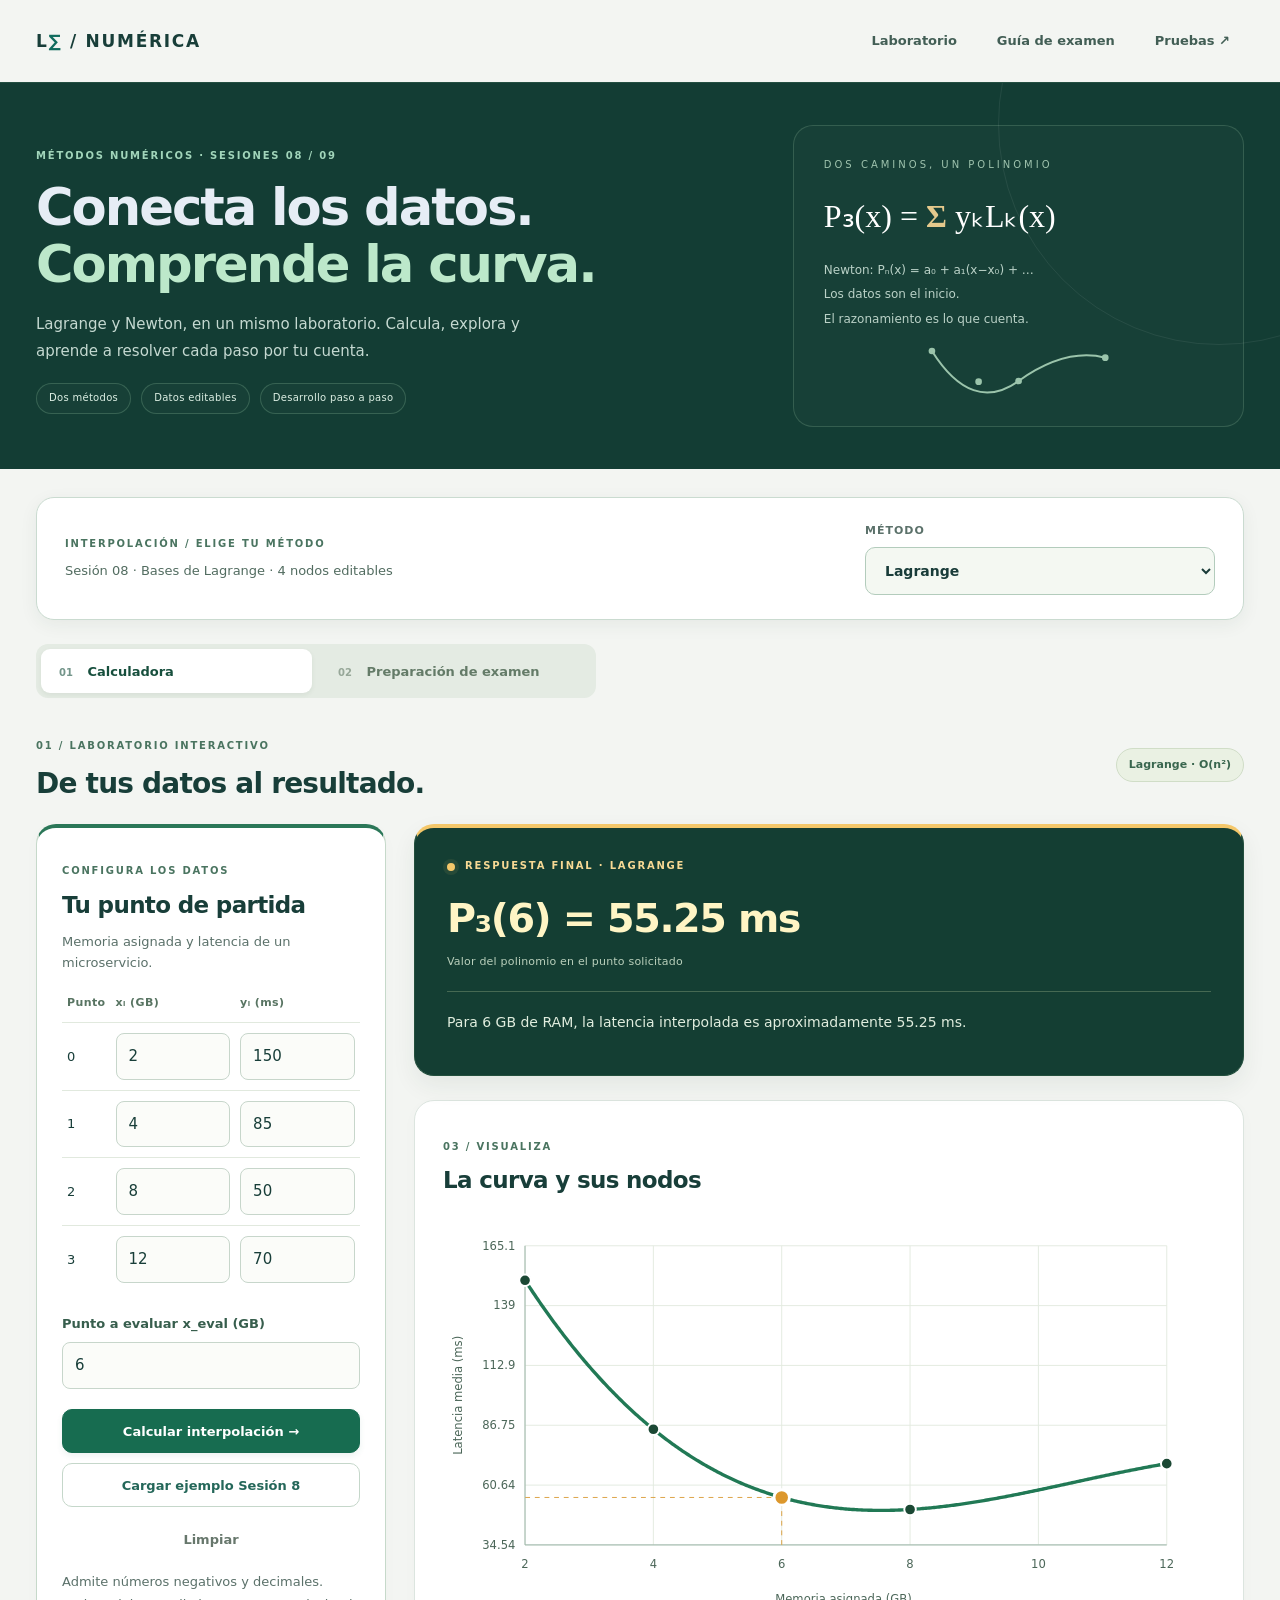
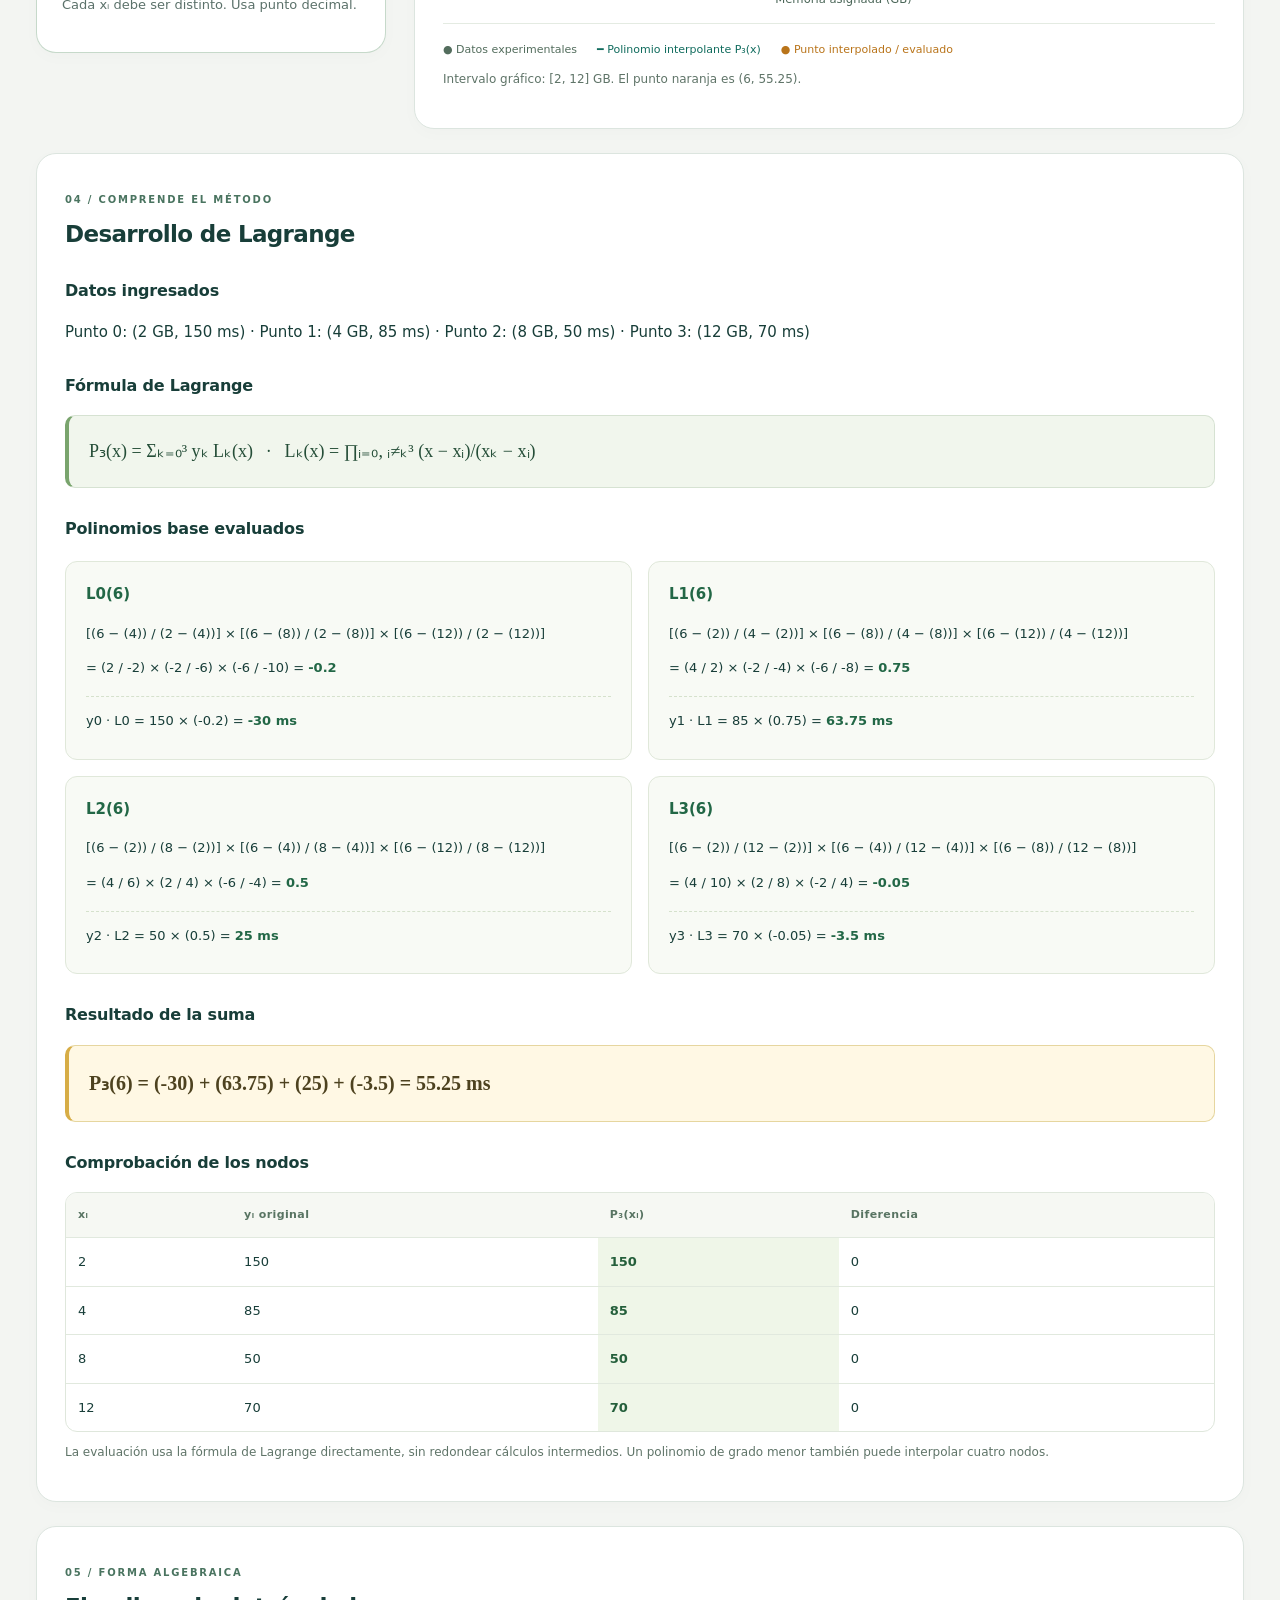
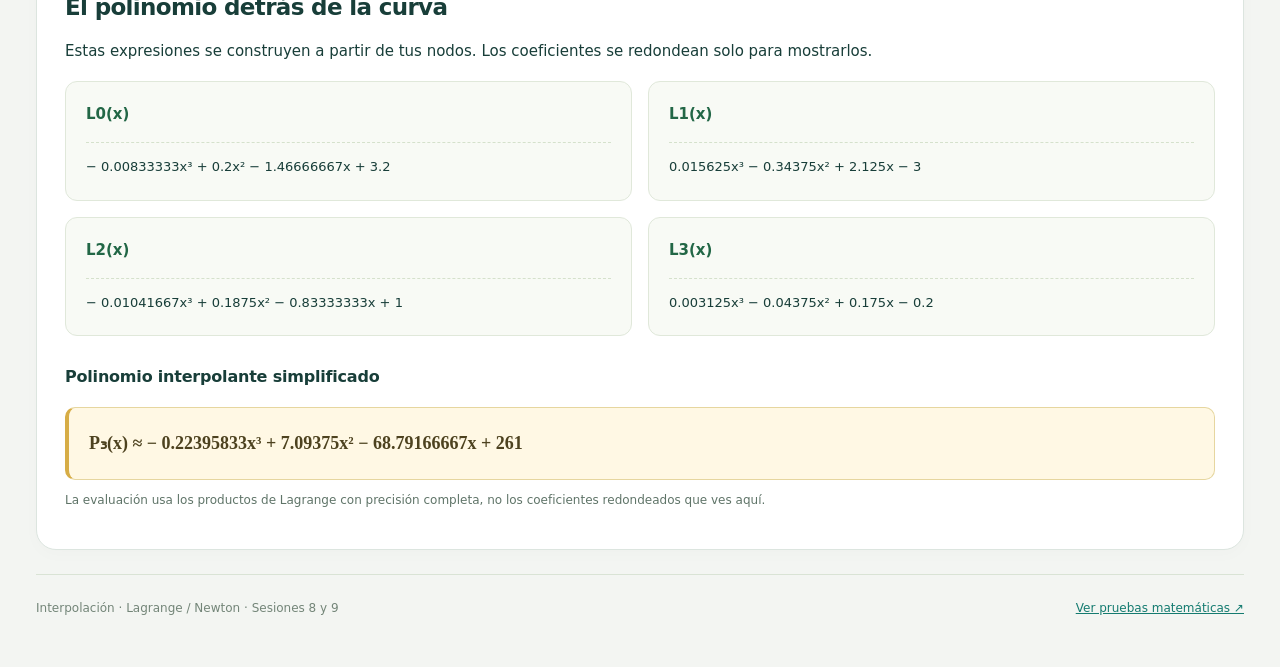
<file: index.html>
<!doctype html>
<html lang="es"><head><meta charset="utf-8"><meta name="viewport" content="width=device-width, initial-scale=1"><title>Interpolación · Lagrange y Newton</title><link rel="stylesheet" href="css/styles.css?v=10"><link rel="stylesheet" href="css/design.css?v=10"></head>
<body><nav class="topbar wrap"><a class="brand" href="#">L<span>∑</span> / NUMÉRICA</a><div><a id="nav-lab" href="#workspace">Laboratorio</a><a id="nav-study" href="#workspace">Guía de examen</a><a href="tests/test.html">Pruebas ↗</a></div></nav><header><div class="wrap hero"><div><p class="eyebrow">MÉTODOS NUMÉRICOS · SESIONES 08 / 09</p><h1>Conecta los datos.<br><span>Comprende la curva.</span></h1><p class="hero-copy">Lagrange y Newton, en un mismo laboratorio. Calcula, explora y aprende a resolver cada paso por tu cuenta.</p><div class="hero-tags"><span>Dos métodos</span><span>Datos editables</span><span>Desarrollo paso a paso</span></div></div><div class="hero-equation" aria-label="P de x igual a la suma de y k por L k de x"><span>DOS CAMINOS, UN POLINOMIO</span><p>P₃(x) = <b>Σ</b> yₖLₖ(x)</p><small>Newton: Pₙ(x) = a₀ + a₁(x−x₀) + …<br>Los datos son el inicio.<br>El razonamiento es lo que cuenta.</small><svg viewBox="0 0 280 90" aria-hidden="true"><path d="M10 15 Q70 110 140 60 T270 25" fill="none" stroke="currentColor" stroke-width="3"/><g fill="currentColor"><circle cx="10" cy="15" r="5"/><circle cx="80" cy="61" r="5"/><circle cx="140" cy="60" r="5"/><circle cx="270" cy="25" r="5"/></g></svg></div></div></header>
<main class="wrap">
<section class="method-bar" aria-label="Selección del método de interpolación">
  <div><p class="eyebrow">INTERPOLACIÓN / ELIGE TU MÉTODO</p><p id="method-description">Sesión 08 · Bases de Lagrange · 4 nodos editables</p></div>
  <div><label for="method-select">Método</label><select id="method-select"><option value="lagrange">Lagrange</option><option value="newton">Newton - Diferencias Divididas</option></select></div>
</section><div id="lagrange-workspace"><div class="workspace-tabs" id="workspace" role="tablist" aria-label="Vistas del aplicativo"><button id="view-calc" role="tab" aria-selected="true" aria-controls="calculator-panel" type="button"><span>01</span> Calculadora</button><button id="view-study" role="tab" aria-selected="false" aria-controls="study-panel" type="button"><span>02</span> Preparación de examen</button></div><div id="calculator-panel" role="tabpanel" aria-labelledby="view-calc"><div class="section-heading" id="laboratorio"><div><p class="eyebrow">01 / LABORATORIO INTERACTIVO</p><h2>De tus datos al resultado.</h2></div><span class="badge">Lagrange · O(n²)</span></div><div class="layout"><section class="card input"><p class="eyebrow">CONFIGURA LOS DATOS</p><h2>Tu punto de partida</h2><p>Memoria asignada y latencia de un microservicio.</p><form id="form" novalidate><table><thead><tr><th>Punto</th><th>xᵢ (GB)</th><th>yᵢ (ms)</th></tr></thead><tbody id="inputs"></tbody></table><label for="eval">Punto a evaluar x_eval (GB)</label><input id="eval" type="text" inputmode="decimal" autocomplete="off"><button class="primary" type="submit">Calcular interpolación →</button><button id="example" type="button">Cargar ejemplo Sesión 8</button><button id="clear" class="quiet" type="button">Limpiar</button></form><p id="error" class="error" role="alert" hidden></p><p class="hint">Admite números negativos y decimales. Cada xᵢ debe ser distinto. Usa punto decimal.</p></section>
<div id="results" hidden><section class="card result" aria-live="polite"><div class="answer-label"><span class="answer-dot" aria-hidden="true"></span> RESPUESTA FINAL · LAGRANGE</div><h2 id="result-title"></h2><span class="answer-caption">Valor del polinomio en el punto solicitado</span><p id="interpretation"></p><p id="warning" class="warning" hidden></p></section><section class="card"><p class="eyebrow">03 / VISUALIZA</p><h2>La curva y sus nodos</h2><svg id="chart" viewBox="0 0 800 425" role="img" aria-label="Gráfica de memoria y latencia"></svg><div class="legend"><span>● Datos experimentales</span><span class="blue">━ Polinomio interpolante P₃(x)</span><span class="orange">● Punto interpolado / evaluado</span></div><p id="range" class="hint"></p></section></div></div>
<section id="development" class="card" hidden><p class="eyebrow">04 / COMPRENDE EL MÉTODO</p><h2>Desarrollo de Lagrange</h2><h3>Datos ingresados</h3><p id="points"></p><h3>Fórmula de Lagrange</h3><p class="formula">P₃(x) = Σₖ₌₀³ yₖ Lₖ(x) &nbsp; · &nbsp; Lₖ(x) = ∏ᵢ₌₀, ᵢ≠ₖ³ (x − xᵢ)/(xₖ − xᵢ)</p><h3>Polinomios base evaluados</h3><div id="steps" class="steps"></div><h3>Resultado de la suma</h3><p id="sum" class="formula"></p><h3>Comprobación de los nodos</h3><div class="table-scroll"><table><thead><tr><th>xᵢ</th><th>yᵢ original</th><th>P₃(xᵢ)</th><th>Diferencia</th></tr></thead><tbody id="checks"></tbody></table></div><p class="hint">La evaluación usa la fórmula de Lagrange directamente, sin redondear cálculos intermedios. Un polinomio de grado menor también puede interpolar cuatro nodos.</p></section>
<section id="algebra" class="card" hidden><p class="eyebrow">05 / FORMA ALGEBRAICA</p><h2>El polinomio detrás de la curva</h2><p>Estas expresiones se construyen a partir de tus nodos. Los coeficientes se redondean solo para mostrarlos.</p><div id="base-polynomials" class="steps"></div><h3>Polinomio interpolante simplificado</h3><p id="polynomial" class="formula"></p><p class="hint">La evaluación usa los productos de Lagrange con precisión completa, no los coeficientes redondeados que ves aquí.</p></section>
</div><div id="study-panel" role="tabpanel" aria-labelledby="view-study" hidden><section id="exam-guide" class="exam-guide"><div class="section-heading"><div><p class="eyebrow">06 / PREPÁRATE PARA EL EXAMEN</p><h2>Entiéndelo. Escríbelo. Compruébalo.</h2></div><span class="badge">Guía para estudiar</span></div><p>Para cualquier ejercicio con cuatro nodos, sigue esta ruta. Si cambia el contexto del problema, usa las unidades que indique el enunciado.</p><div class="guide-grid"><article class="card"><span class="step-number">01</span><h3>Ordena los datos</h3><p>Anota (x₀,y₀), …, (x₃,y₃) y el valor a estimar. Comprueba que los xᵢ sean distintos.</p><p class="mini-formula">4 nodos → grado ≤ 3</p></article><article class="card"><span class="step-number">02</span><h3>Construye cada base</h3><p>Para Lₖ, omite el nodo k en los factores. En cada denominador resta siempre xₖ − xᵢ en el mismo orden.</p><p class="mini-formula">L₀(x) = [(x−x₁)(x−x₂)(x−x₃)] / [(x₀−x₁)(x₀−x₂)(x₀−x₃)]</p></article><article class="card"><span class="step-number">03</span><h3>Sustituye y suma</h3><p>Evalúa las cuatro bases en x_eval. Multiplica cada una por su yₖ y suma los cuatro aportes, conservando los signos.</p><p class="mini-formula">P₃(x_eval) = y₀L₀ + y₁L₁ + y₂L₂ + y₃L₃</p></article><article class="card"><span class="step-number">04</span><h3>Justifica tu respuesta</h3><p>Comprueba ΣLₖ(x_eval) ≈ 1 y P₃(xᵢ) ≈ yᵢ. Indica unidades y si el punto está dentro del intervalo: interpolación; si está fuera: extrapolación.</p><p class="mini-formula">Lₖ(xₖ) = 1 · Lₖ(xᵢ) = 0 si i ≠ k</p></article></div><div class="exam-notes"><div><h3>Si te piden el polinomio completo</h3><p>Expande los tres factores de cada base, divide por su denominador y reúne términos en y₀L₀(x)+…+y₃L₃(x). La sección algebraica permite comprobar tu desarrollo.</p></div><div><h3>Errores que debes evitar</h3><p>Invertir una resta del denominador, omitir un signo negativo, confundir yₖ con xₖ o redondear demasiado pronto. Una base puede ser negativa: eso es válido.</p></div></div></section>
<section class="card practice"><div><p class="eyebrow">07 / PRÁCTICA ACTIVA</p><h2>Ahora te toca a ti.</h2><p>Usa los datos del laboratorio, oculta la solución y resuelve en papel. Después compara tu estimación.</p></div><button id="practice-toggle" type="button" aria-pressed="false">Ocultar solución y practicar</button><p id="practice-data" class="practice-data"></p><form id="practice-form" novalidate><label for="practice-answer">Tu estimación de P₃(x_eval) en ms</label><div class="answer-row"><input id="practice-answer" type="text" inputmode="decimal" placeholder="Escribe tu resultado"><button type="submit" class="primary">Comprobar mi respuesta</button></div></form><p id="practice-feedback" role="status" aria-live="polite"></p><p class="hint">Tolerancia de práctica: 0.000001 × max(1, |resultado|). Utiliza esta guía para prepararte; durante el examen, sigue las reglas de tu docente.</p></section>
</div>
</div>
<section id="newton-workspace" aria-label="Newton por diferencias divididas" hidden>
  <div class="section-heading"><div><p class="eyebrow">SESIÓN 09 / LABORATORIO DE NEWTON</p><h2>Una tabla. Todo el procedimiento.</h2></div><span class="badge" id="newton-degree">4 puntos · grado máximo 3</span></div>
  <p class="newton-intro">Construye diferencias divididas, descubre el polinomio y verifica cada nodo. Los valores iniciales son el ejemplo de microservicios; puedes cambiarlos para practicar.</p>
  <div class="newton-layout">
    <aside>
      <section class="card input newton-input-card">
        <p class="eyebrow">01 / TUS DATOS</p><h2>Configura el ejercicio</h2>
        <form id="newton-form" novalidate>
          <label for="newton-count">Cantidad de puntos</label>
          <select id="newton-count"><option>2</option><option>3</option><option selected>4</option><option>5</option><option>6</option><option>7</option><option>8</option></select>
          <table class="node-input-table"><caption>x en unidades de 100 req/s · y en ms</caption><thead><tr><th>i</th><th>xᵢ</th><th>yᵢ</th></tr></thead><tbody id="newton-inputs"></tbody></table>
          <label for="newton-eval">Punto a evaluar x_eval</label><input id="newton-eval" type="text" inputmode="decimal" autocomplete="off">
          <p class="hint">En el ejemplo, x = 5 representa 500 req/s. Para otros contextos, interpreta las unidades según tu enunciado.</p>
          <button id="newton-example" type="button">Cargar ejemplo Sesión 9</button>
          <div class="newton-actions"><button id="newton-build" type="button">Construir tabla</button><button class="primary" type="submit">Resolver con Newton</button></div>
          <button id="newton-manual" type="button">Ver desarrollo manual</button><button id="newton-clear" class="quiet" type="button">Limpiar Newton</button>
        </form>
        <p id="newton-error" class="error" role="alert" hidden></p><p class="hint">Usa punto decimal. Todos los xᵢ deben ser distintos. No se redondea durante el cálculo.</p>
      </section>
      <section class="card newton-note"><p class="eyebrow">¿POR QUÉ DIFERENCIAS DIVIDIDAS?</p><p>En la tarea, las separaciones entre 1, 2, 4 y 7 son 1, 2 y 3. Newton-Gregory requiere nodos equiespaciados; aquí usamos Newton por diferencias divididas.</p></section>
    </aside>
    <div class="newton-output">
      <p id="newton-status" class="newton-status" role="status" aria-live="polite"></p>
      <div id="newton-results" hidden>
        <section id="newton-overview" class="card answer-overview" aria-live="polite" hidden>
          <div class="answer-label"><span class="answer-dot" aria-hidden="true"></span> RESPUESTA FINAL · NEWTON</div>
          <h2 id="newton-overview-title"></h2><span class="answer-caption">Valor del polinomio en el punto solicitado</span>
          <p id="newton-overview-interpretation"></p>
          <div class="answer-footer">El procedimiento, los coeficientes y la comprobación están detallados debajo.</div>
        </section>
        <section id="newton-data-section" class="card"><p class="eyebrow">01 / DATOS INGRESADOS</p><h2>Organiza los nodos</h2><p id="newton-data" class="formula"></p><h3>Primera columna f[xᵢ]</h3><p id="newton-first-column"></p><p class="hint">Con m puntos, el grado es como máximo m − 1. El grado real puede ser menor.</p></section>
        <section class="card"><p class="eyebrow">02 / TABLA COMPLETA</p><h2>Diferencias divididas</h2><div id="newton-table" class="table-scroll" role="region" aria-label="Tabla de diferencias divididas" tabindex="0"></div><p class="hint">Las celdas verdes de la primera fila son los coeficientes. — indica una posición fuera del triángulo.</p></section>
        <section class="card"><p class="eyebrow">03 / DESARROLLO MANUAL / PASO A PASO</p><h2>De dónde sale cada número</h2><p class="formula">f[xᵢ,…,xᵢ₊ⱼ] = (f[xᵢ₊₁,…,xᵢ₊ⱼ] − f[xᵢ,…,xᵢ₊ⱼ₋₁]) / (xᵢ₊ⱼ − xᵢ)</p><details id="newton-steps-details"><summary>Mostrar las operaciones de todos los órdenes</summary><div id="newton-steps"></div></details></section>
        <section class="card"><p class="eyebrow">04 / COEFICIENTES DE NEWTON</p><h2>Lee la primera fila</h2><p>aₖ = f[x₀,…,xₖ]. Conserva el mismo orden de los nodos al construir los factores.</p><div id="newton-coefficients" class="coefficients-grid"></div></section>
        <section id="newton-polynomials" class="card" hidden><p class="eyebrow">05 / FORMA DE NEWTON</p><h2>Construye el polinomio</h2><p class="hint">Pₙ(x) = a₀ + a₁(x−x₀) + a₂(x−x₀)(x−x₁) + …</p><p id="newton-polynomial" class="formula"></p></section>
        <section id="newton-standard-section" class="card" hidden><p class="eyebrow">06 / FORMA ESTÁNDAR</p><h2>Expande y reúne términos</h2><p id="newton-standard" class="formula"></p><p id="newton-standard-decimal"></p><details id="newton-expansion-details"><summary>Ver la expansión de cada producto</summary><div id="newton-expansion" class="steps"></div></details><p class="hint">Las fracciones simples son representaciones racionales para estudiar; las aproximaciones y el redondeo se aplican solo en pantalla. La evaluación conserva los números internos completos.</p></section>
        <section id="newton-evaluation" class="card" hidden><p class="eyebrow">07 / SUSTITUCIÓN Y RESULTADO</p><h2>Sustituye x_eval</h2><p id="newton-substitution" class="formula"></p><p id="newton-contributions" class="formula"></p><div class="newton-result"><h3 id="newton-result-title"></h3><p id="newton-interpretation"></p></div><p id="newton-warning" class="warning" hidden></p><details id="newton-horner-details"><summary>Ver evaluación eficiente anidada · O(m)</summary><div id="newton-horner" class="formula"></div></details></section>
        <section id="newton-validation" class="card" hidden><p class="eyebrow">08 / VALIDACIÓN DE NODOS</p><h2>¿Pasa por tus datos?</h2><div class="table-scroll"><table><thead><tr><th>xᵢ</th><th>yᵢ original</th><th>P(xᵢ)</th><th>Diferencia</th><th>Comprobación</th></tr></thead><tbody id="newton-checks"></tbody></table></div><p id="newton-check-summary" class="hint"></p><p class="hint">Un residuo pequeño en los nodos no mide el error frente a la función real entre nodos. Sin información adicional de esa función no se calcula aquí una cota del error de interpolación.</p></section>
        <section id="newton-graph" class="card" hidden><p class="eyebrow">09 / GRÁFICA</p><h2>Explora el polinomio</h2><svg id="newton-chart" viewBox="0 0 800 425" role="img" aria-label="Gráfica de Newton: carga concurrente y latencia"></svg><div class="legend"><span>● Datos experimentales</span><span class="blue">━ Polinomio de Newton</span><span class="orange">● Punto evaluado</span></div><p id="newton-range" class="hint"></p></section>
      </div>
      <section id="newton-study" class="card newton-study">
        <p class="eyebrow">MODO PRÁCTICA / EXAMEN</p><h2>Primero en papel. Después compara.</h2>
        <p>Elige de 2 a 8 puntos. Escribe la tabla por órdenes, toma la primera fila y construye el polinomio. Comprueba el resultado y los nodos.</p>
        <button id="newton-practice-toggle" type="button" aria-pressed="false">Ocultar solución y practicar Newton</button>
        <form id="newton-practice-form" novalidate><label for="newton-answer">Tu estimación de P(x_eval)</label><div class="answer-row"><input id="newton-answer" type="text" inputmode="decimal" placeholder="Tu resultado en ms"><button type="submit" class="primary">Comprobar respuesta de Newton</button></div></form>
        <p id="newton-feedback" role="status" aria-live="polite"></p><p class="hint">Tolerancia de práctica: 10⁻⁶ × max(1, |resultado|). Estudia con esta herramienta y sigue las reglas de tu docente durante el examen.</p>
      </section>
    </div>
  </div>
</section>
<footer>Interpolación · Lagrange / Newton · Sesiones 8 y 9 <a href="tests/test.html">Ver pruebas matemáticas ↗</a></footer></main><script src="js/lagrange.js?v=9"></script><script src="js/grafica.js?v=9"></script><script src="js/ui.js?v=9"></script><script src="js/app.js?v=9"></script><script src="js/newton.js?v=9"></script><script src="js/newton-ui.js?v=10"></script></body></html>
</file>
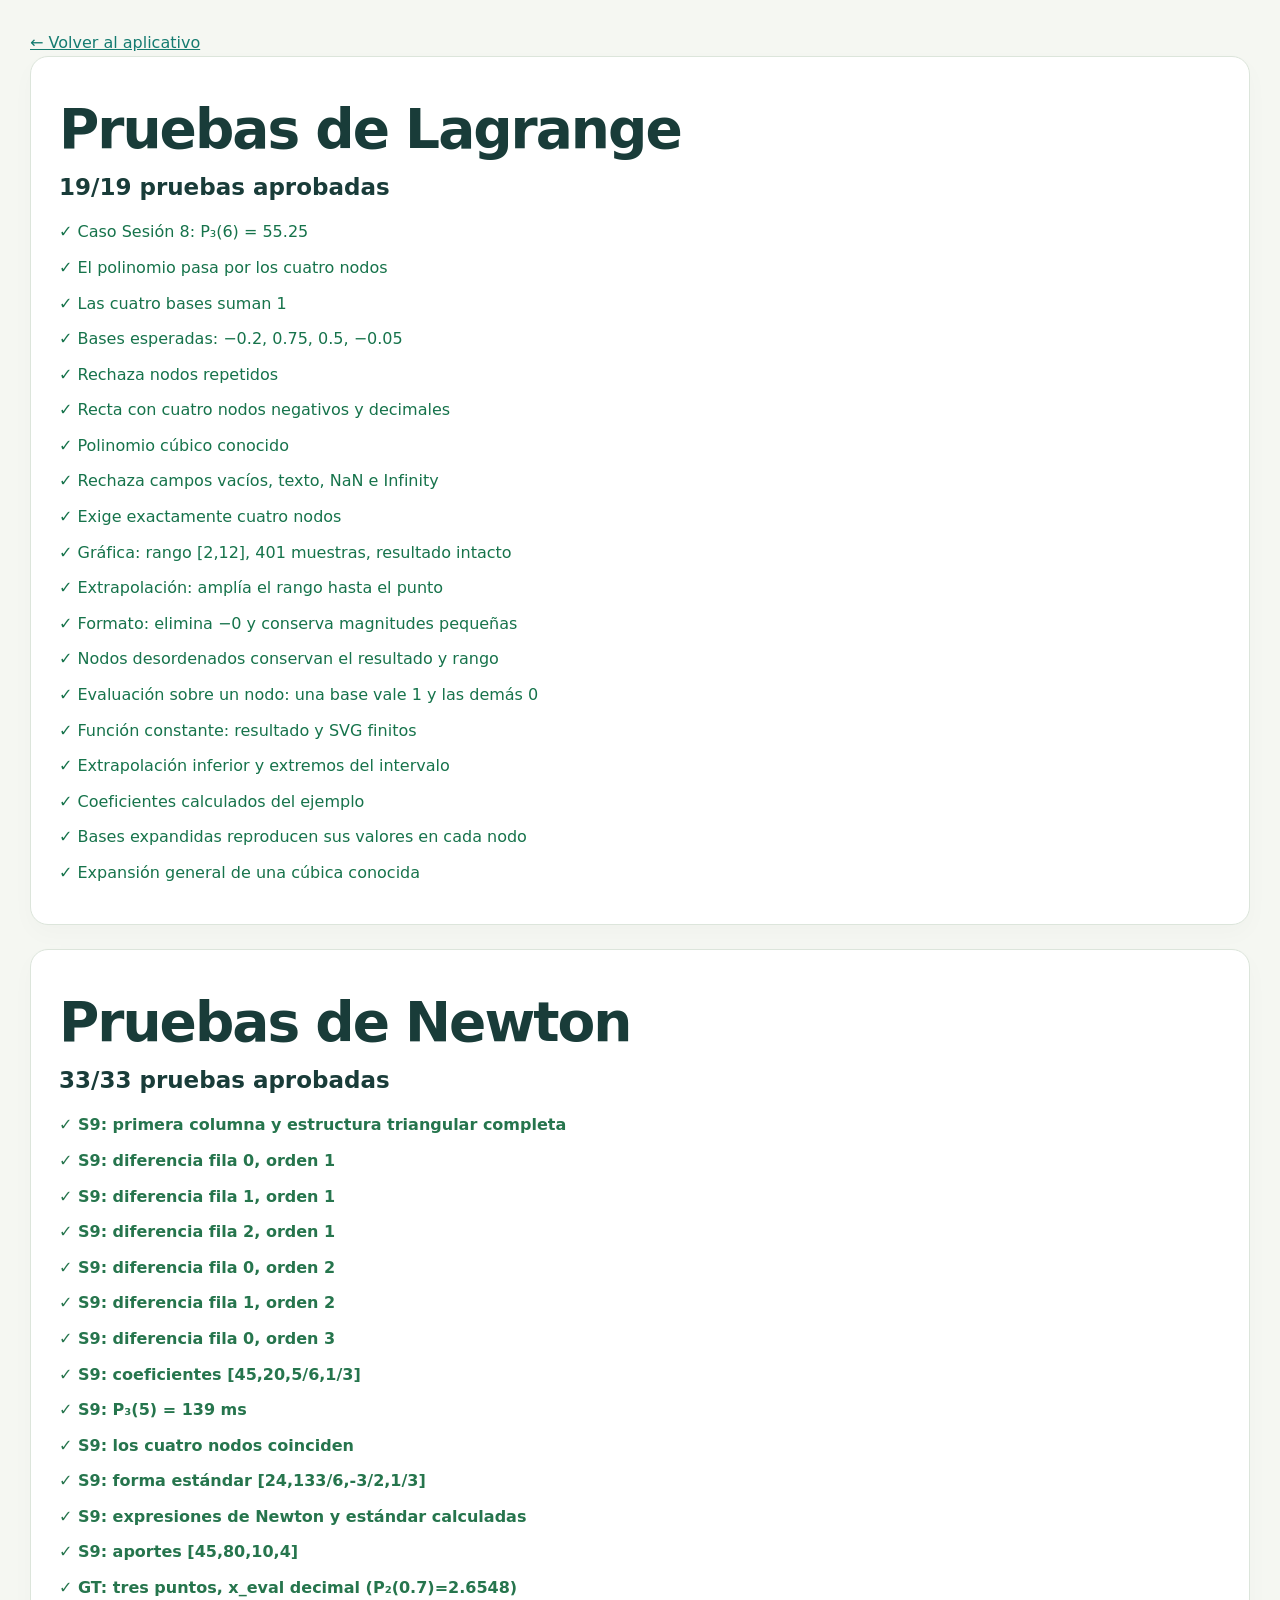
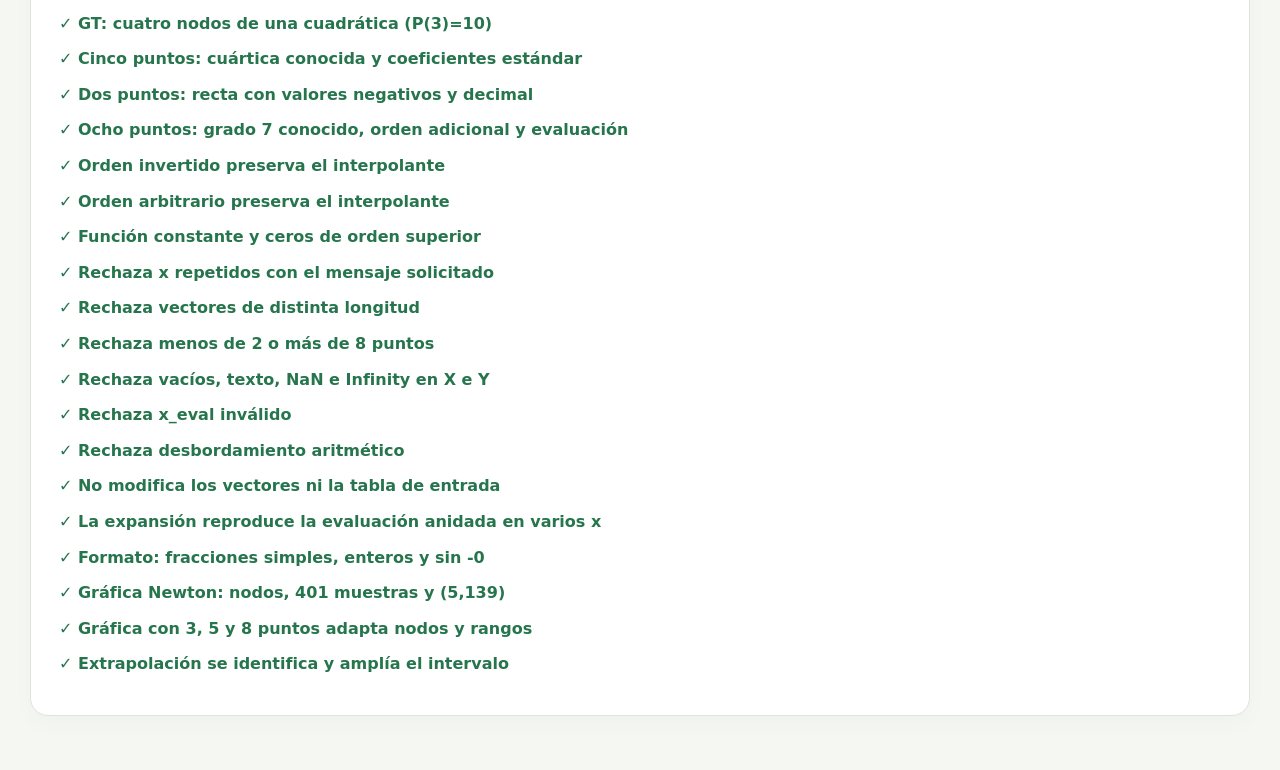
<file: tests/test.html>
<!doctype html>
<html lang="es"><head><meta charset="utf-8"><meta name="viewport" content="width=device-width,initial-scale=1"><title>Pruebas · Lagrange y Newton</title><link rel="stylesheet" href="../css/styles.css?v=9"></head>
<body><main class="wrap"><a href="../index.html">← Volver al aplicativo</a><section class="card"><h1>Pruebas de Lagrange</h1><h2 id="summary"></h2><div id="report"></div></section><section class="card"><h1>Pruebas de Newton</h1><h2 id="newton-summary"></h2><div id="newton-report"></div></section></main>
<script src="../js/lagrange.js"></script><script src="../js/newton.js"></script><script src="../js/grafica.js"></script><script src="tests.js"></script><script src="newton-tests.js"></script></body></html>
</file>
<file: css/styles.css>
*{box-sizing:border-box}body{margin:0;background:#f2f5f8;color:#20334a;font:16px/1.6 system-ui,sans-serif}.wrap{max-width:1200px;margin:auto;padding:30px}header{background:#122c47;color:#e6edf5;border-top:5px solid #deaa58}h1{font-size:clamp(28px,4vw,44px);line-height:1.2;font-weight:500;margin:15px 0}h1 span{color:#a8c9ea}h2{font-size:23px;line-height:1.3;margin:10px 0 16px}h3{font-size:17px;margin-top:28px}.eyebrow{font-size:11px;font-weight:750;letter-spacing:2px;color:#6583a0}.layout{display:grid;grid-template-columns:340px 1fr;gap:24px;align-items:start}.card{background:white;border:1px solid #dae2eb;border-radius:16px;padding:25px;margin-bottom:24px;box-shadow:0 6px 20px #16324b05}p{margin:10px 0}table{border-collapse:collapse;width:100%;font-size:14px}th,td{text-align:left;padding:10px 6px;border-bottom:1px solid #e5ebf1}th{color:#65778b;font-weight:600}input{width:100%;padding:11px;border:1px solid #bfcbd8;border-radius:7px;font:inherit;color:inherit}input:focus{outline:3px solid #a6c9ec;border-color:#377aba}label{display:block;margin:22px 0 8px;font-size:14px;font-weight:600}button{width:100%;border:1px solid #bdccda;border-radius:8px;background:white;padding:12px;font:600 14px system-ui;color:#244a6d;margin-top:10px;cursor:pointer}button:hover{background:#eaf2fa}.primary{background:#2467a6;color:white;border-color:#2467a6;margin-top:20px}.primary:hover{background:#174e82}.quiet{border:0;color:#627489}.hint{font-size:12px;color:#697d90}.result{border-left:5px solid #2467a6}.result h2{font-size:32px;color:#2467a6}.warning{background:#fff3dc;padding:12px;border-radius:8px;color:#805815}.error{background:#ffeded;color:#a32e2e;padding:12px;border-radius:8px}.steps{display:grid;grid-template-columns:1fr 1fr;gap:15px}.step{background:#f5f8fb;border-radius:9px;padding:18px;overflow-wrap:anywhere}.formula{background:#edf3fa;padding:16px;border-radius:8px;overflow-wrap:anywhere}svg{width:100%;height:auto;display:block}svg text{font:12px system-ui;fill:#566b80}.grid{stroke:#e4eaf1;stroke-width:1;fill:none}.axis{stroke:#9aabbc;fill:none}.curve{stroke:#2467a6;stroke-width:3;fill:none}.node{fill:#122c47;stroke:white;stroke-width:2}.evaluated{fill:#e89b36;stroke:white;stroke-width:3}.guide{stroke:#e89b36;stroke-dasharray:5 5;fill:none}.legend{display:flex;gap:15px;flex-wrap:wrap;font-size:12px}.blue{color:#2467a6}.orange{color:#b9741a}footer{font-size:13px;color:#718295;display:flex;justify-content:space-between}a{color:#2467a6}[hidden]{display:none!important}.table-scroll{overflow:auto}@media(max-width:850px){.layout{grid-template-columns:1fr}.steps{grid-template-columns:1fr}.wrap{padding:20px}.card{padding:20px}footer{gap:15px;flex-wrap:wrap}}
/* Identidad visual del laboratorio y guía de estudio. */
:root{--ink:#193c39;--teal:#147b70;--mint:#daf1e6;--paper:#f5f7f2;--gold:#d6aa56}html{scroll-behavior:smooth;scroll-padding-top:25px}body{background:var(--paper);color:var(--ink)}.wrap{max-width:1280px}.topbar{display:flex;align-items:center;justify-content:space-between;padding-top:20px;padding-bottom:20px;gap:20px}.brand{font-size:17px;font-weight:850;letter-spacing:1px;text-decoration:none;color:var(--ink)}.brand span{color:var(--teal)}.topbar div{display:flex;gap:24px}.topbar div a{color:#4d6b65;text-decoration:none;font-size:13px}.topbar a:hover{color:var(--teal)}header{background:#163e38;border:0;position:relative;overflow:hidden}header::after{content:'';position:absolute;width:440px;height:440px;border:1px solid #ffffff12;border-radius:50%;right:-160px;top:-180px;pointer-events:none}.hero{display:grid;grid-template-columns:1.5fr 1fr;gap:60px;align-items:center;padding-top:55px;padding-bottom:55px}header .eyebrow{color:#a1d5ba}h1{font-weight:750;font-size:clamp(36px,5vw,61px);letter-spacing:-2px;line-height:1.07}h1 span{color:#bce5c8}.hero-copy{max-width:570px;color:#c5d9d1;font-size:17px;margin:22px 0}.hero-tags{display:flex;flex-wrap:wrap;gap:10px}.hero-tags span{font-size:11px;border:1px solid #9bc9ad40;padding:6px 12px;border-radius:20px;color:#d4e9db}.hero-equation{position:relative;border:1px solid #aad9bb38;background:#ffffff06;border-radius:24px;padding:30px;color:#bce5c8;transform:rotate(-2deg)}.hero-equation>span{font-size:10px;letter-spacing:3px;color:#9fc3ae}.hero-equation p{font-family:Georgia,serif;font-size:clamp(24px,3vw,38px);color:#fff}.hero-equation b{color:#e5c98c}.hero-equation small{color:#bad1c7}.hero-equation svg{margin-top:18px;height:80px}.section-heading{display:flex;justify-content:space-between;align-items:center;gap:20px;margin:12px 0 25px}.section-heading h2{font-size:29px;letter-spacing:-.8px;margin-bottom:0}.eyebrow{color:#478175;letter-spacing:2px;font-size:10px}.badge{border:1px solid #c9dcd0;color:#327468;background:#eaf3e9;padding:7px 12px;border-radius:30px;font-size:11px;white-space:nowrap}.layout{grid-template-columns:350px minmax(0,1fr)}.card{border-color:#dce5db;border-radius:18px;box-shadow:0 8px 28px #173d2d05;padding:28px}.input{border-top:4px solid var(--teal)}.input>p:not(.eyebrow){color:#71837b;font-size:13px}input{background:#f7faf6;border-color:#ccdbd1;border-radius:8px;font-size:15px}input:focus{outline:3px solid #bde6d8;border-color:#147b70}input:hover{border-color:#86b5a5}button{border-color:#cbddd4;color:#246759;border-radius:10px;padding:13px;transition:background .15s,transform .15s}button:hover{background:#eef6ee}button:active{transform:translateY(1px)}.primary{background:var(--teal);border-color:var(--teal);color:#fff}.primary:hover{background:#0e6057}.result{background:#e5f3e7;border-color:#c0d9c4;border-left:0;position:relative}.result::after{content:'✓';position:absolute;right:28px;top:22px;color:#388760;font-size:25px}.result h2{color:#175f4b;font-size:clamp(26px,3.5vw,39px);letter-spacing:-1px;margin-right:35px}.result>p:not(.eyebrow){color:#3b6855}.grid{stroke:#e5ece4}.axis{stroke:#99b3a6}.curve{stroke:#147b70}.node{fill:#234b40}.evaluated{fill:#e2a541}.guide{stroke:#dca143}.blue{color:var(--teal)}.legend{font-size:11px;padding-top:15px;border-top:1px solid #e4ebe2}.formula{background:#edf5eb;border:1px solid #d4e4d3;color:#215d4c;line-height:1.9;font-family:Georgia,serif;font-size:18px}.step{background:#f6f8f3;border:1px solid #e3eadd;border-radius:13px;padding:20px}.step strong{color:#236954}.step>p{font-size:14px}.steps{gap:18px}th{color:#59796b}th,td{border-color:#e1e9de}.hint{color:#6e8276}.exam-guide{margin:50px 0}.exam-guide>p{max-width:760px;color:#657f70}.guide-grid{display:grid;grid-template-columns:repeat(4,minmax(0,1fr));gap:18px;margin-top:25px}.guide-grid .card{margin:0;padding:24px}.guide-grid h3{font-size:18px;margin:15px 0 10px}.guide-grid p{font-size:13px;color:#5c7467}.step-number{display:inline-flex;align-items:center;justify-content:center;width:38px;height:38px;border-radius:50%;background:#e5f1dd;color:#34705a;font-size:12px;font-weight:800}.mini-formula{font-family:Georgia,serif;background:#f3f6ed;border-radius:8px;padding:12px;overflow-wrap:anywhere}.exam-notes{display:grid;grid-template-columns:1fr 1fr;gap:40px;margin:28px 0;padding:25px 30px;border-left:3px solid #d3aa58;background:#f2eddf;border-radius:0 12px 12px 0}.exam-notes h3{margin:0 0 10px}.exam-notes p{font-size:14px;color:#73694f}.practice{background:#163e38;color:#e5f1e9;border:0;display:grid;grid-template-columns:1.3fr 1fr;gap:10px 40px;padding:35px}.practice .eyebrow{color:#a3d2b9}.practice h2{font-size:30px}.practice>div>p:last-child{color:#b7cec3;font-size:14px}.practice>button{align-self:center;background:#dcedd2;border:0;color:#284e39}.practice form{grid-column:1/-1}.practice label{color:#d3e6d8}.answer-row{display:grid;grid-template-columns:1fr 1fr;gap:15px}.answer-row button{margin:0}.practice .hint{grid-column:1/-1;color:#a8c3b4}.practice #practice-feedback{grid-column:1/-1;color:#f2d395;font-weight:600}.practice-mode #results,.practice-mode #development,.practice-mode #algebra{display:none!important}.practice-mode .layout{grid-template-columns:1fr}.practice-mode .input{max-width:600px;width:100%;margin-inline:auto}footer{padding:15px 0;color:#738578}a{color:#147b70}button:focus-visible,a:focus-visible{outline:3px solid #8cc5ac;outline-offset:3px}@media(max-width:1000px){.guide-grid{grid-template-columns:1fr 1fr}.hero{gap:30px}.layout{grid-template-columns:320px minmax(0,1fr)}}@media(max-width:850px){.layout{grid-template-columns:1fr}.hero{grid-template-columns:1fr;padding-top:30px;padding-bottom:35px}.hero-equation{display:none}.topbar{flex-wrap:wrap}.topbar div{gap:16px}.section-heading{align-items:flex-start}.section-heading h2{font-size:25px}.practice{grid-template-columns:1fr;padding:25px}.exam-notes{grid-template-columns:1fr;gap:20px}.card{padding:23px}}@media(max-width:500px){.guide-grid{grid-template-columns:1fr}.answer-row{grid-template-columns:1fr}.section-heading{flex-wrap:wrap}.topbar div a{font-size:12px}.result h2{font-size:27px}.formula{font-size:16px}}@media print{header,.topbar,.input,.practice,footer{display:none}.layout{display:block}.card{box-shadow:none;break-inside:avoid}body{background:white}.practice-mode #results:not([hidden]),.practice-mode #development:not([hidden]),.practice-mode #algebra:not([hidden]){display:block!important}.wrap{padding:0}.guide-grid{grid-template-columns:1fr 1fr}}
/* Navegación por espacios de trabajo. */
.workspace-tabs{display:flex;gap:8px;background:#e7ece4;padding:7px;border:1px solid #d5dfd2;border-radius:15px;margin:4px 0 32px;max-width:620px;scroll-margin-top:25px}.workspace-tabs button{margin:0;border:0;background:transparent;text-align:left;font-size:14px;padding:15px 20px;color:#647b68}.workspace-tabs button[aria-selected="true"]{background:white;box-shadow:0 3px 10px #284d2010;color:#1b6752}.workspace-tabs button span{font-size:10px;margin-right:10px;opacity:.6}.practice-data{grid-column:1/-1;padding:15px;border:1px solid #92b59a60;border-radius:9px;color:#d7e6d7;font-size:14px}.topbar{border-bottom:1px solid #d9e2d6}.hero{padding-top:38px;padding-bottom:38px}h1{font-size:clamp(34px,4.5vw,55px)}.hero-equation{transform:none;background:linear-gradient(135deg,#ffffff0c,#ffffff03)}.card{box-shadow:0 9px 24px #193c2906}.section-heading{margin-bottom:24px}.input{position:sticky;top:20px}.exam-guide{margin-top:18px}.guide-grid .card{border-top:3px solid #90b98a}#study-panel .section-heading h2{max-width:650px}.answer-row{max-width:780px}.formula{border-left:4px solid #70a985}.step strong{display:inline-block;margin-bottom:5px}@media(max-width:850px){.input{position:static}.workspace-tabs{margin-bottom:25px}.workspace-tabs button{padding:13px;font-size:12px}.workspace-tabs button span{display:none}}@media print{.workspace-tabs{display:none}#calculator-panel,#study-panel{display:block!important}}
/* Extensión de Newton: conserva el laboratorio de Lagrange. */
.method-bar{display:flex;justify-content:space-between;align-items:center;gap:30px;padding:24px 28px;background:#fff;border:1px solid #d4e1d2;border-radius:18px;margin:0 0 30px}.method-bar>div:last-child{min-width:310px}.method-bar label{margin:0 0 7px}.method-bar p{margin:0}.method-bar .eyebrow{margin-bottom:7px}select{width:100%;padding:12px;border:1px solid #bfd4c6;background:#f7faf6;border-radius:9px;color:#193c39;font:600 14px system-ui;cursor:pointer}select:focus{outline:3px solid #bde6d8;border-color:#147b70}.newton-intro{color:#657f70;max-width:800px;margin-bottom:28px}.newton-layout{display:grid;grid-template-columns:340px minmax(0,1fr);gap:26px;align-items:start}.newton-layout>aside,.newton-output{min-width:0}.newton-input-card{position:static;padding:24px}.newton-input-card label:first-child{margin-top:8px}.node-input-table{margin-top:18px}.node-input-table input{min-width:0;padding:10px 8px}.node-input-table th{width:28px}.node-input-table td{width:45%}caption{text-align:left;font-size:12px;color:#647c6b;padding:0 0 12px;caption-side:top}.newton-actions{display:grid;grid-template-columns:1fr 1fr;gap:8px}.newton-actions button{padding:12px 8px;margin-top:10px;font-size:12px}.newton-note{background:#ecefdf;font-size:13px;border:1px solid #dde2c8}.newton-status{border-left:3px solid #147b70;background:#e9f0e4;padding:12px 18px;font-size:13px;margin:0 0 20px}.newton-study{background:#e7f0e3}.newton-study h2{font-size:23px}.newton-study p{font-size:13px}.newton-study .answer-row{grid-template-columns:1fr 1.25fr}.newton-study .answer-row button{font-size:12px}.newton-study>button{background:#fff}.newton-study .hint{font-size:11px}#newton-feedback{font-weight:650;color:#1b6855}.divided-table{min-width:500px;white-space:nowrap}.divided-table th,.divided-table td{padding:14px 12px}.divided-table caption{white-space:normal}.divided-table td{font-variant-numeric:tabular-nums}.divided-table small{display:block;font-size:10px;color:#6c8274}.empty-cell{color:#bec9be;background:#fafcf8}.coefficient-cell{background:#e6f3df;color:#235e45;font-weight:700;border-bottom:2px solid #bad6ac}.coefficient-label{display:block;font-size:10px;font-weight:500;margin-top:4px;color:#57826a}.coefficients-grid{display:grid;grid-template-columns:repeat(auto-fit,minmax(125px,1fr));gap:12px}.coefficient-tile{background:#f1f6ec;border:1px solid #d5e5cc;border-radius:12px;padding:16px;display:flex;flex-direction:column;gap:8px;overflow-wrap:anywhere}.coefficient-tile span{font-size:11px;color:#648268}.coefficient-tile strong{font:700 24px Georgia,serif;color:#21654c}.coefficient-tile small{font-size:11px;color:#6c8274}details{margin:18px 0 8px}summary{cursor:pointer;font-size:14px;font-weight:650;padding:14px 16px;border-radius:10px;background:#f1f5eb;border:1px solid #d8e4ce;color:#28634e}summary:hover{background:#e7efde}summary:focus-visible{outline:3px solid #8cc5ac;outline-offset:3px}details[open]>summary{margin-bottom:20px}#newton-results .steps{grid-template-columns:1fr}#newton-results .step p{font-size:14px}#newton-results .formula{font-size:17px}#newton-results .card{scroll-margin-top:20px}#newton-results h2{font-size:24px}.newton-result{background:#e4f1e2;border-left:4px solid #398768;padding:20px;border-radius:10px;margin:20px 0}.newton-result h3{font-size:29px;letter-spacing:-.7px;margin:0;color:#1a674d}.newton-result p{font-size:14px}.check-ok{color:#26754d;font-weight:600}.check-fail{color:#a04924;font-weight:700}#newton-checks td{font-variant-numeric:tabular-nums}#newton-checks td:last-child{white-space:nowrap}@media(max-width:1000px){.newton-layout{grid-template-columns:300px minmax(0,1fr);gap:20px}.newton-layout .card{padding:22px}.newton-study .answer-row{grid-template-columns:1fr}}@media(max-width:850px){.newton-layout{grid-template-columns:1fr}.method-bar{align-items:stretch;flex-direction:column;gap:18px;padding:22px}.method-bar>div:last-child{min-width:0}.newton-input-card{max-width:none}.newton-layout>aside{display:grid;grid-template-columns:1fr}.newton-result h3{font-size:25px}.newton-study .answer-row{grid-template-columns:1fr 1fr}}@media(max-width:500px){.newton-study .answer-row{grid-template-columns:1fr}.coefficients-grid{grid-template-columns:1fr 1fr}.newton-layout .card{padding:20px}.newton-result{padding:16px}.newton-result h3{font-size:23px}}@media print{.method-bar,.newton-layout>aside,.newton-study,.newton-status{display:none!important}.newton-layout{display:block}#lagrange-workspace[hidden],#newton-workspace[hidden]{display:none!important}}
</file>
<file: css/design.css>
/* Presentación del laboratorio. No modifica los algoritmos de interpolación. */
:root {
  --ink: #183e39;
  --teal: #116c5e;
  --paper: #f3f5f2;
  --line: #dce5df;
  --muted: #5b716a;
  --gold: #f4c76a;
  --radius: 20px;
}
body {background: var(--paper); color: var(--ink); font-size: 15px; line-height: 1.65;}
.wrap {max-width: 1360px; padding-inline: 36px;}
.topbar {min-height: 82px; padding-block: 20px; border: 0;}
.brand {font-size: 17px; letter-spacing: 1.7px;}
.topbar div {gap: 12px;}
.topbar div a {padding: 8px 14px; border-radius: 9px; color: #425e55; font-weight: 600;}
.topbar div a:hover {background: #e2ebe3;}
header {background: #133d34; border-top: 1px solid #244f42;}
.hero {grid-template-columns: 1.5fr 1fr; gap: 80px; padding-block: 42px;}
h1 {font-size: clamp(34px, 4vw, 54px); font-weight: 730; letter-spacing: -2px; line-height: 1.12; margin: 14px 0;}
h1 span {color: #bce8ca;}
.hero-copy {font-size: 15px; line-height: 1.8; max-width: 540px; margin: 18px 0;}
.hero-tags span {color: #dceee3; font-size: 10px; letter-spacing: .3px; border-color: #68977b66; background: #ffffff05;}
.hero-equation {border-color: #70997e55; background: #ffffff05; border-radius: 20px; padding: 25px 30px;}
.hero-equation p {font-size: 32px; margin: 14px 0;}
.hero-equation small {font-size: 12px; line-height: 1.9;}
.hero-equation svg {height: 60px; margin-top: 10px; opacity: .8;}
main.wrap {padding-top: 28px;}
.eyebrow {font-size: 10px; letter-spacing: 1.8px; font-weight: 750; color: #4a7460;}
h2 {font-size: 23px; letter-spacing: -.65px; line-height: 1.35;}
h3 {font-size: 16px; letter-spacing: -.2px;}
.method-bar {padding: 24px 28px; gap: 30px; border: 1px solid #cadbd0; box-shadow: 0 5px 18px #193e2910; margin-bottom: 24px;}
.method-bar>div:last-child {min-width: 350px;}
.method-bar label {font-size: 11px; text-transform: uppercase; letter-spacing: 1px; color: #5b716a;}
#method-description {font-size: 13px; color: #526c60;}
select {min-height: 48px; padding: 12px 15px; background: #f4f8f2; border-color: #b3ccbc; font-size: 14px; border-radius: 10px;}
.workspace-tabs {max-width: 560px; padding: 5px; border-radius: 12px; border: 0; background: #e4ebe3; margin-bottom: 30px;}
.workspace-tabs button {border-radius: 9px; padding: 13px 18px; font-size: 13px;}
.workspace-tabs button[aria-selected="true"] {color: #174f3d; box-shadow: 0 2px 5px #243f2010;}
.section-heading {margin-block: 12px 22px;}
.section-heading h2 {font-size: 28px; letter-spacing: -.8px;}
.badge {background: #eaf1e3; color: #39664e; font-weight: 650; border-color: #d0ddc7; font-size: 11px;}
.layout, .newton-layout {grid-template-columns: 350px minmax(0,1fr); gap: 28px;}
.layout>* {min-width: 0;}
.card {border: 1px solid var(--line); border-radius: var(--radius); padding: 28px; margin-bottom: 24px; box-shadow: 0 4px 18px #1b3c2805;}
.input, .newton-input-card {border: 1px solid #c6d9ca; border-top: 4px solid #2b7758; padding: 25px; background: #fff;}
.input h2 {font-size: 23px; margin-bottom: 10px;}
.input>p:not(.eyebrow) {color: var(--muted);}
input {min-height: 44px; background: #fbfcf9; border: 1px solid #c7d6cb; padding: 10px 12px; font-size: 15px; font-variant-numeric: tabular-nums;}
input:hover {border-color: #78a58a;}
input:focus, select:focus {outline: 3px solid #bbe5d2; outline-offset: 1px; border-color: #398567;}
label {color: #375e4d; font-size: 13px; font-weight: 650; margin-top: 20px;}
button {min-height: 44px; border-color: #c5d7ca; border-radius: 10px; font-size: 13px; padding: 12px 15px; font-weight: 650;}
button:hover {background: #edf5e8; border-color: #9bbb9e;}
.primary {background: #176c50; border-color: #176c50; box-shadow: 0 3px 6px #176c5015; color: #fff;}
.primary:hover {background: #0f513d; border-color: #0f513d;}
.quiet {background: transparent; box-shadow: none; color: #67776c;}
th {font-size: 11px; font-weight: 700; letter-spacing: .4px; color: #587462; background: #f6f8f3;}
th, td {padding: 13px 12px; border-bottom-color: #e1e9de;}
table {font-size: 13px;}
td {font-variant-numeric: tabular-nums;}
.input th, .input td {padding: 10px 5px;}
.input th {background: transparent;}
tbody tr:last-child td, tbody tr:last-child th {border-bottom: 0;}
.table-scroll {border: 1px solid #dfe7dc; border-radius: 12px; overflow: auto; max-width: 100%;}
.table-scroll:focus-visible {outline: 3px solid #8cc5ac; outline-offset: 3px;}
caption {font-size: 12px; color: #536c5c; padding: 12px; background: #fafcf8;}
.node-input-table caption {background: transparent; padding: 0 0 10px;}
.hint {font-size: 12px; line-height: 1.75; color: #5f7468;}
.result, .answer-overview {
  background: #143e33;
  border: 1px solid #234f3d;
  border-top: 4px solid var(--gold);
  border-radius: var(--radius);
  padding: 30px 32px;
  color: #fff;
  box-shadow: 0 10px 24px #173b2b12;
}
.result::after {display: none;}
.answer-label {display: flex; align-items: center; gap: 10px; color: #f7d994; font-size: 10px; font-weight: 750; letter-spacing: 1.8px;}
.answer-dot {display: inline-block; width: 8px; height: 8px; border-radius: 50%; background: #f4c76a; box-shadow: 0 0 0 4px #f4c76a15; flex-shrink: 0;}
.result #result-title, #newton-overview #newton-overview-title {
  color: #fff5c5;
  font-size: clamp(28px, 3.1vw, 46px);
  line-height: 1.2;
  font-weight: 730;
  letter-spacing: -1.4px;
  font-variant-numeric: tabular-nums;
  margin: 20px 0 10px;
  overflow-wrap: anywhere;
}
.answer-caption {display: block; color: #bad0bc; font-size: 11px; letter-spacing: .2px;}
.result #interpretation, #newton-overview-interpretation {color: #e0edde; font-size: 14px; line-height: 1.8; margin-top: 20px; padding-top: 18px; border-top: 1px solid #466953;}
.answer-footer {color: #b7d0bb; font-size: 11px; padding-top: 6px;}
.result .warning {background: #fff2cd; color: #705014;}
.formula {border: 1px solid #d6e2d2; border-left: 4px solid #79a46d; background: #f1f6ed; border-radius: 10px; padding: 18px 20px; font-size: 18px; color: #254e38; line-height: 1.95; overflow-wrap: anywhere;}
#sum, #polynomial, #newton-standard, #newton-polynomial {background: #fff8e4; border-color: #e6d69f; border-left: 4px solid #d7ad46; color: #4d421f; font-weight: 600;}
#sum {font-size: 20px;}
.steps {gap: 16px; margin-block: 18px;}
.step {background: #f8faf5; border: 1px solid #e0e8da; padding: 20px; border-radius: 12px;}
.step strong {color: #226746;}
.step>p {font-size: 13px; line-height: 1.9;}
.step>p:last-child {padding-top: 12px; margin-bottom: 0; border-top: 1px dashed #d5e1cc;}
#checks td:nth-child(3), #newton-checks td:nth-child(3) {background: #eff6e8; color: #245f3b; font-weight: 750;}
.check-ok {color: #24623c; background: #e9f4e1; font-weight: 700;}
.check-fail {color: #9a381c; background: #fff0e6;}
.legend {padding: 16px 0 0; color: #536d5d; gap: 12px 20px; line-height: 1.8;}
.curve {stroke: #217955; stroke-width: 3.5;}
.node {fill: #1b4834;}
.evaluated {fill: #dc972c; stroke-width: 3;}
.grid {stroke: #e4ebe0;}
svg text {fill: #4c6759;}
.newton-intro {font-size: 14px; color: #5b7166; margin-bottom: 24px;}
.newton-input-card {position: static;}
.newton-actions {grid-template-columns: 1fr; gap: 0;}
.newton-actions button {font-size: 13px; padding: 13px;}
.newton-actions .primary {order: -1;}
#newton-manual {background: #f1f6ea; border-color: #c9d9b9;}
.newton-note {background: #edf1e7; border-color: #dce4d4; font-size: 12px; padding: 22px;}
.newton-status {background: #e9efe5; border-left: 3px solid #6b946a; border-radius: 0 9px 9px 0; color: #42614b; font-size: 12px; margin-bottom: 20px; padding: 12px 16px; overflow-wrap: anywhere;}
#newton-results .card>h2 {font-size: 24px;}
.divided-table {min-width: 540px;}
.divided-table th, .divided-table td {padding: 15px;}
.divided-table th {font-size: 11px;}
.divided-table .coefficient-cell {background: #e5f1d8; color: #27502a; border-bottom: 2px solid #accb8c; font-weight: 750; font-size: 15px;}
.divided-table small {color: #5d7154; font-weight: 500;}
.coefficient-label {color: #4f7339; font-size: 10px;}
.empty-cell {background: #fafcf8; color: #a6b1a2;}
.coefficients-grid {gap: 12px; margin-block: 20px 6px; grid-template-columns: repeat(auto-fit,minmax(135px,1fr));}
.coefficient-tile {border-radius: 12px; background: #f3f7ed; border-color: #d5e3c8; padding: 18px;}
.coefficient-tile span {color: #526c48; line-height: 1.6;}
.coefficient-tile strong {font-size: 28px; color: #24512b;}
.coefficient-tile small {color: #5b7152;}
summary {border-radius: 10px; border-color: #d5e0ce; background: #f3f7ee; color: #2b5d3a; padding: 15px 18px; font-size: 13px;}
summary:hover {background: #eaf2df;}
details[open]>summary {border-bottom: 2px solid #a8c790;}
#newton-standard-decimal {font-size: 13px; padding: 12px 16px; background: #f7f8f3; border-radius: 8px; overflow-wrap: anywhere;}
#newton-evaluation .newton-result {background: #e8f3e2; border: 1px solid #c0d7ad; border-left: 4px solid #59884a; padding: 22px;}
#newton-result-title {font-size: 31px; color: #23552b; font-variant-numeric: tabular-nums; overflow-wrap: anywhere;}
.newton-result p {color: #385d3a;}
.newton-study {background: #eef2e8; border: 1px solid #d8e2cd; padding: 28px; margin-top: 30px;}
.newton-study h2 {font-size: 23px;}
.newton-study .answer-row {grid-template-columns: 1fr;}
.newton-study .answer-row button {font-size: 13px;}
#newton-feedback {padding: 4px 0; color: #225e3f;}
.guide-grid {gap: 18px;}
.guide-grid .card {border-top: 3px solid #9fbd83; background: #fff;}
.step-number {background: #e9f1dd; color: #4a7037;}
.exam-notes {background: #f5eedc; border-left-color: #d4ab55; border-radius: 0 14px 14px 0;}
.practice {background: #163e33; border-color: #163e33; color: #fff;}
.practice .hint {color: #bad1bb;}
.practice-data {color: #e6f0de;}
.practice .primary {background: #d7e9bb; border-color: #d7e9bb; color: #26402a;}
.practice .primary:hover {background: #e4f2cf;}
.warning {border: 1px solid #e6cc85; background: #fff6dd; color: #73531b; font-size: 13px;}
.error {border: 1px solid #edb8ae; background: #fff0ec; color: #a53526; font-size: 13px;}
footer {padding: 24px 0 18px; border-top: 1px solid #d9e3d5; margin-top: 20px; font-size: 12px; gap: 15px;}
@media (min-width: 1150px) {
  #newton-results .steps {grid-template-columns: repeat(2,minmax(0,1fr));}
}
@media (max-width: 1100px) {
  .layout, .newton-layout {grid-template-columns: 310px minmax(0,1fr); gap: 22px;}
  .wrap {padding-inline: 26px;}
  .hero {gap: 40px;}
  .card {padding: 24px;}
  .result, .answer-overview {padding: 27px;}
  .method-bar>div:last-child {min-width: 310px;}
}
@media (max-width: 850px) {
  .layout, .newton-layout {grid-template-columns: minmax(0,1fr); gap: 0;}
  .input {position: static;}
  .hero {grid-template-columns: 1fr; padding-block: 32px;}
  .hero-equation {display: none;}
  .method-bar {flex-direction: column; align-items: stretch; gap: 18px;}
  .method-bar>div:last-child {min-width: 0;}
  .newton-input-card {margin-bottom: 18px;}
  .newton-note {padding: 18px 22px;}
  .newton-actions {grid-template-columns: 1fr 1fr; gap: 10px;}
  .newton-actions .primary {order: 0;}
  .result #result-title, #newton-overview #newton-overview-title {font-size: clamp(27px, 5vw, 42px);}
  .guide-grid {grid-template-columns: 1fr 1fr;}
  #newton-results .steps {grid-template-columns: 1fr;}
}
@media (max-width: 520px) {
  .wrap {padding-inline: 18px;}
  .topbar {padding-block: 16px; gap: 10px;}
  .topbar div {gap: 0; flex-wrap: wrap;}
  .topbar div a {padding: 6px 10px; font-size: 11px;}
  .brand {font-size: 15px;}
  h1 {font-size: 35px; letter-spacing: -1.4px;}
  .hero-copy {font-size: 14px;}
  .hero-tags {gap: 6px;}
  .hero-tags span {padding: 5px 9px; font-size: 9px;}
  .method-bar {padding: 20px; border-radius: 15px;}
  .workspace-tabs {width: 100%;}
  .workspace-tabs button {padding: 12px 10px; font-size: 11px;}
  .section-heading {gap: 12px; flex-wrap: wrap;}
  .section-heading h2 {font-size: 25px;}
  .card {padding: 21px; border-radius: 16px; margin-bottom: 20px;}
  .result, .answer-overview {padding: 25px 22px;}
  .answer-label {font-size: 9px; letter-spacing: 1.2px;}
  .result #result-title, #newton-overview #newton-overview-title {font-size: 28px; letter-spacing: -1px;}
  .result #interpretation, #newton-overview-interpretation {font-size: 13px;}
  .formula, #newton-results .formula {font-size: 16px; padding: 16px;}
  #sum {font-size: 17px;}
  .newton-actions {grid-template-columns: 1fr; gap: 0;}
  .newton-actions .primary {order: -1;}
  .coefficients-grid {grid-template-columns: repeat(2,minmax(0,1fr)); gap: 10px;}
  .coefficient-tile {padding: 14px;}
  .coefficient-tile strong {font-size: 25px;}
  .guide-grid, .steps {grid-template-columns: 1fr;}
  .newton-study {padding: 21px;}
  .answer-row {grid-template-columns: 1fr;}
  th, td {padding: 11px;}
  footer {flex-direction: column;}
}
@media (prefers-reduced-motion: reduce) {
  html {scroll-behavior: auto;}
  button {transition: none;}
}
@media print {
  .result, .answer-overview {background: #fff!important; border: 2px solid #284f32; color: #183e39; box-shadow: none;}
  .answer-label, .answer-caption, .answer-footer, .result #result-title,
  #newton-overview #newton-overview-title, .result #interpretation,
  #newton-overview-interpretation {color: #183e39;}
  .answer-dot {background: #284f32; box-shadow: none;}
  .newton-layout, .layout {display: block;}
}
</file>
